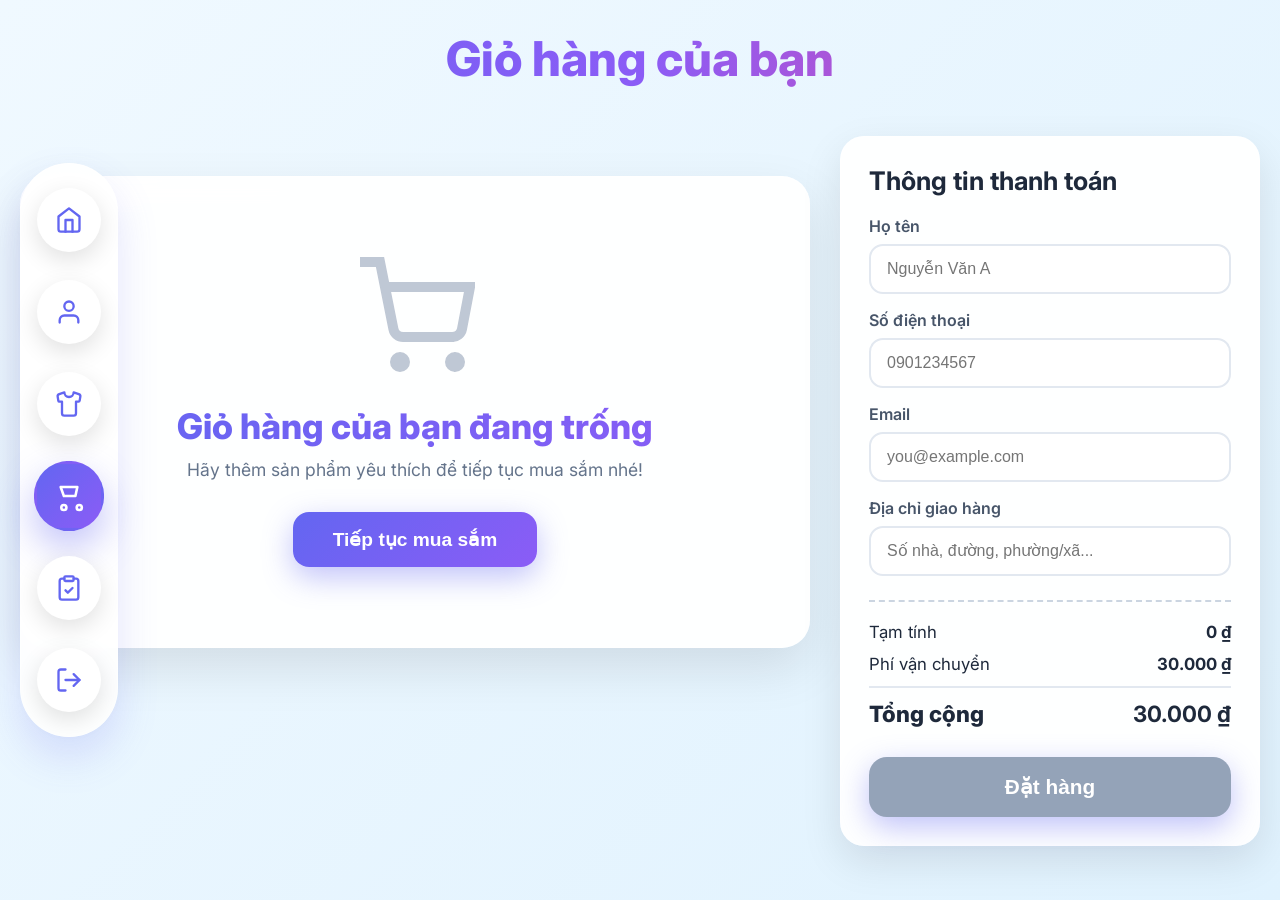
<file: wwwroot/Cart.html>
<!DOCTYPE html>
<html lang="vi">

<head>
  <meta charset="UTF-8" />
  <meta name="viewport" content="width=device-width, initial-scale=1.0" />
  <title>Giỏ hàng của bạn</title>
  <link href="https://fonts.googleapis.com/css2?family=Inter:wght@400;500;600;700;800&display=swap" rel="stylesheet">
  <link rel="stylesheet" href="./css/Cart.css" />
</head>

<body>

  <div class="container">
    <h1 class="title">Giỏ hàng của bạn</h1>

    <div class="cart-wrapper">
      <!-- Danh sách sản phẩm -->
      <div class="cart-items" id="cartItems">
        <!-- JS sẽ render ở đây -->
      </div>

      <!-- Checkout box -->
      <div class="checkout-box">
        <h2>Thông tin thanh toán</h2>
        <div class="info-grid">
          <div class="info-item"><label>Họ tên</label><input type="text" id="fullName" placeholder="Nguyễn Văn A" />
          </div>
          <div class="info-item"><label>Số điện thoại</label><input type="text" id="phone" placeholder="0901234567" />
          </div>
          <div class="info-item"><label>Email</label><input type="email" id="email" placeholder="you@example.com" />
          </div>
          <div class="info-item full"><label>Địa chỉ giao hàng</label><input type="text" id="address"
              placeholder="Số nhà, đường, phường/xã..." /></div>
        </div>

        <div class="summary">
          <div class="summary-row"><span>Tạm tính</span><strong id="subtotal">0 ₫</strong></div>
          <div class="summary-row"><span>Phí vận chuyển</span><strong>30.000 ₫</strong></div>
          <div class="summary-row total"><span>Tổng cộng</span><strong id="total">0 ₫</strong></div>
        </div>

        <button class="btn-pay" id="payBtn" disabled>Đặt hàng</button>
      </div>
    </div>
  </div>

  <script src="./js/Cart.js"></script>

  <!-- Thanh menu dọc bên trái - 6 nút cho Customer -->
  <div class="floating-sidebar">

    <!-- 1. Trang chủ -->
    <a href="index.html" class="sidebar-btn" data-tooltip="Trang chủ">
      <svg viewBox="0 0 24 24" fill="none" stroke="currentColor" stroke-width="2" stroke-linecap="round"
        stroke-linejoin="round">
        <path d="M3 9l9-7 9 7v11a2 2 0 0 1-2 2H5a2 2 0 0 1-2-2z" />
        <polyline points="9 22 9 12 15 12 15 22" />
      </svg>
    </a>

    <!-- 2. Tài khoản -->
    <a href="Information.html" class="sidebar-btn" data-tooltip="Tài khoản">
      <svg viewBox="0 0 24 24" fill="none" stroke="currentColor" stroke-width="2" stroke-linecap="round"
        stroke-linejoin="round">
        <path d="M20 21v-2a4 4 0 0 0-4-4H8a4 4 0 0 0-4 4v2" />
        <circle cx="12" cy="7" r="4" />
      </svg>
    </a>

    <!-- 3. Sản phẩm -->
    <a href="Product.html" class="sidebar-btn" data-tooltip="Sản phẩm">
      <svg xmlns="http://www.w3.org/2000/svg" width="24" height="24" viewBox="0 0 24 24" fill="none"
        stroke="currentColor" stroke-width="2" stroke-linecap="round" stroke-linejoin="round">
        <path
          d="M20.38 3.46 16 2a4 4 0 0 1-8 0L3.62 3.46a2 2 0 0 0-1.34 2.23l.58 3.47a1 1 0 0 0 .99.84H6v10c0 1.1.9 2 2 2h8a2 2 0 0 0 2-2V10h2.15a1 1 0 0 0 .99-.84l.58-3.47a2 2 0 0 0-1.34-2.23z" />
      </svg>
    </a>

    <!-- 4. Giỏ hàng + Badge số lượng -->
    <a href="Cart.html" class="sidebar-btn" data-tooltip="Giỏ hàng">
      <svg viewBox="0 0 24 24" fill="none" stroke="currentColor" stroke-width="2" stroke-linecap="round"
        stroke-linejoin="round">
        <circle cx="8" cy="21" r="2" />
        <circle cx="20" cy="21" r="2" />
        <path d="M5.5 5h13l-1.5 7H8l-2.5-7z" />
      </svg>
      <span class="cart-badge">0</span>
    </a>

    <!-- 5. Đơn hàng của tôi (MỚI) -->
    <a href="Orders.html" class="sidebar-btn" data-tooltip="Đơn hàng">
      <svg viewBox="0 0 24 24" fill="none" stroke="currentColor" stroke-width="2" stroke-linecap="round"
        stroke-linejoin="round">
        <path d="M16 4h2a2 2 0 0 1 2 2v14a2 2 0 0 1-2 2H6a2 2 0 0 1-2-2V6a2 2 0 0 1 2-2h2" />
        <rect x="8" y="2" width="8" height="4" rx="1" ry="1" />
        <path d="M9 14l2 2 4-4" />
      </svg>
    </a>

    <!-- 6. Đăng xuất -->
    <a href="LogReg.html" class="sidebar-btn" data-tooltip="Đăng xuất">
      <svg viewBox="0 0 24 24" fill="none" stroke="currentColor" stroke-width="2" stroke-linecap="round"
        stroke-linejoin="round">
        <path d="M9 21H5a2 2 0 0 1-2-2V5a2 2 0 0 1 2-2h4" />
        <polyline points="16 17 21 12 16 7" />
        <line x1="21" y1="12" x2="9" y2="12" />
      </svg>
    </a>
  </div>

  <!-- JS cho sidebar (cập nhật active + badge + logout) -->
  <script>
    document.addEventListener("DOMContentLoaded", function () {
      // === ACTIVE TRANG HIỆN TẠI ===
      const currentPage = window.location.pathname.split("/").pop() || "index.html";
      document.querySelectorAll('.floating-sidebar a').forEach(link => {
        const href = link.getAttribute("href");
        if (href === currentPage || (currentPage === "" && href === "index.html")) {
          link.classList.add("active");
        }
      });

      // === CẬP NHẬT BADGE GIỎ HÀNG ===
      const badge = document.querySelector('.cart-badge');
      if (badge) {
        const userData = localStorage.getItem('currentUser');
        if (userData) {
          const user = JSON.parse(userData);
          if (user.userID) {
            const cartKey = `cart_${user.userID}`;
            const cart = JSON.parse(localStorage.getItem(cartKey) || '[]');
            const totalQty = cart.reduce((sum, item) => sum + item.quantity, 0);
            badge.textContent = totalQty;
            badge.style.display = totalQty > 0 ? 'flex' : 'none';
          } else {
            badge.style.display = 'none';
          }
        } else {
          badge.style.display = 'none';
        }
      }

      // === ĐĂNG XUẤT ===
      const logoutBtn = document.querySelector('.floating-sidebar a[href="LogReg.html"]');
      if (logoutBtn) {
        logoutBtn.addEventListener("click", function (e) {
          e.preventDefault();
          if (confirm("Bạn có chắc muốn đăng xuất không?")) {
            localStorage.removeItem('token');
            localStorage.removeItem('currentUser');
            localStorage.removeItem('cart');
            // Xóa giỏ hàng theo userID (nếu có)
            const user = JSON.parse(localStorage.getItem('currentUser') || '{}');
            if (user.userID) {
              localStorage.removeItem(`cart_${user.userID}`);
            }
            alert("Đăng xuất thành công! Hẹn gặp lại bạn!");
            window.location.href = "LogReg.html";
          }
        });
      }
    });
  </script>
</body>

</html>
</file>
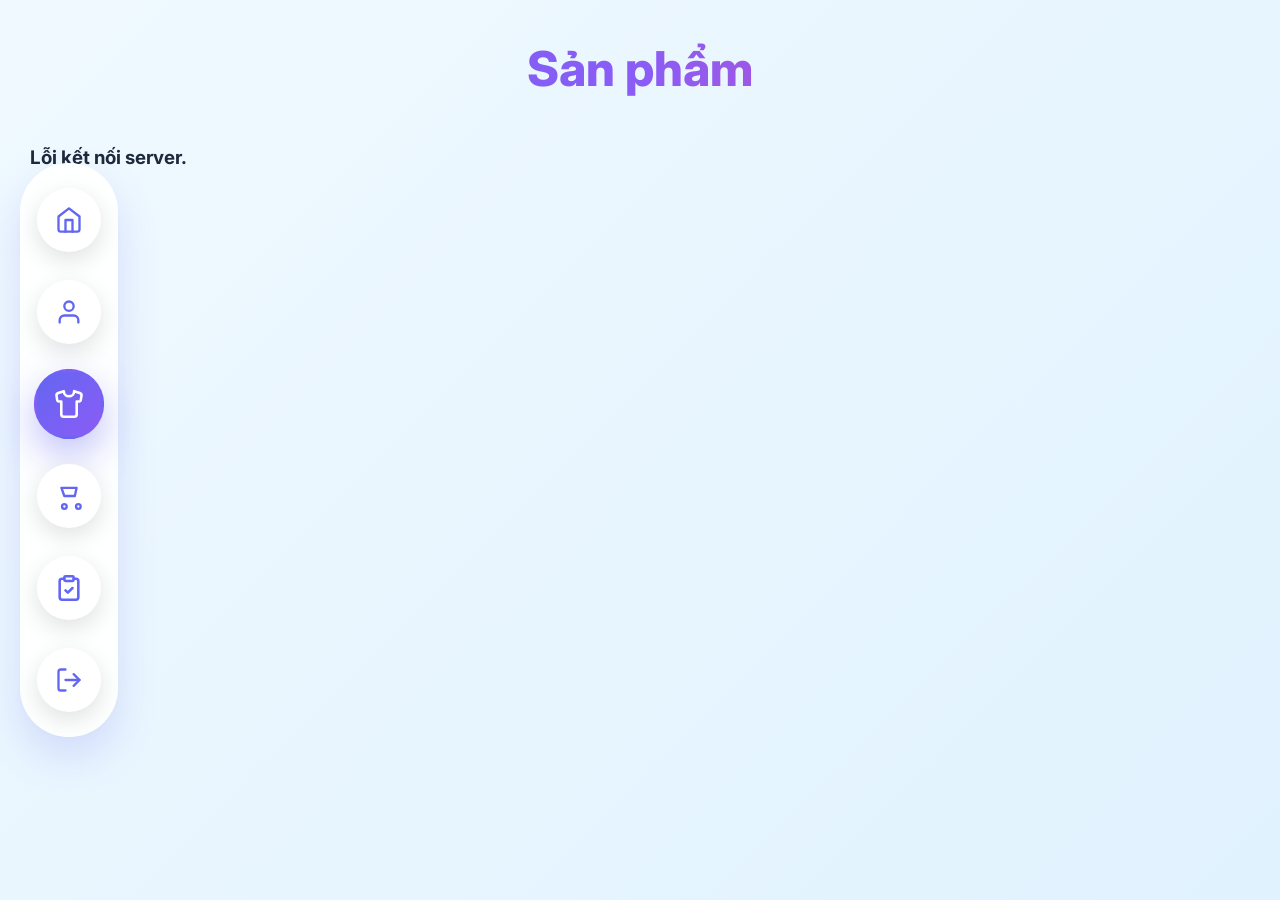
<file: wwwroot/Product.html>
<!DOCTYPE html>
<html lang="vi">

<head>
  <meta charset="UTF-8" />
  <meta name="viewport" content="width=device-width, initial-scale=1.0" />
  <title>Sản phẩm</title>
  <link rel="stylesheet" href="./css/Product.css" />
  <link href="https://fonts.googleapis.com/css2?family=Inter:wght@400;500;600;700&display=swap" rel="stylesheet">
</head>

<body>

  <h1 class="title">Sản phẩm</h1>

  <div id="product-list" class="product-grid"></div>

  <!-- Phân trang -->
  <div id="pagination" class="pagination"></div>

  <script src="./js/Product.js"></script>

  <!-- Thanh menu dọc bên trái - 6 nút cho Customer -->
  <div class="floating-sidebar">
    <!-- 1. Trang chủ -->
    <a href="index.html" class="sidebar-btn" data-tooltip="Trang chủ">
      <svg viewBox="0 0 24 24" fill="none" stroke="currentColor" stroke-width="2" stroke-linecap="round"
        stroke-linejoin="round">
        <path d="M3 9l9-7 9 7v11a2 2 0 0 1-2 2H5a2 2 0 0 1-2-2z" />
        <polyline points="9 22 9 12 15 12 15 22" />
      </svg>
    </a>

    <!-- 2. Tài khoản -->
    <a href="Information.html" class="sidebar-btn" data-tooltip="Tài khoản">
      <svg viewBox="0 0 24 24" fill="none" stroke="currentColor" stroke-width="2" stroke-linecap="round"
        stroke-linejoin="round">
        <path d="M20 21v-2a4 4 0 0 0-4-4H8a4 4 0 0 0-4 4v2" />
        <circle cx="12" cy="7" r="4" />
      </svg>
    </a>

    <!-- 3. Sản phẩm -->
    <a href="Product.html" class="sidebar-btn" data-tooltip="Sản phẩm">
      <svg xmlns="http://www.w3.org/2000/svg" width="24" height="24" viewBox="0 0 24 24" fill="none"
        stroke="currentColor" stroke-width="2" stroke-linecap="round" stroke-linejoin="round">
        <path
          d="M20.38 3.46 16 2a4 4 0 0 1-8 0L3.62 3.46a2 2 0 0 0-1.34 2.23l.58 3.47a1 1 0 0 0 .99.84H6v10c0 1.1.9 2 2 2h8a2 2 0 0 0 2-2V10h2.15a1 1 0 0 0 .99-.84l.58-3.47a2 2 0 0 0-1.34-2.23z" />
      </svg>
    </a>

    <!-- 4. Giỏ hàng + Badge -->
    <a href="Cart.html" class="sidebar-btn" data-tooltip="Giỏ hàng">
      <svg viewBox="0 0 24 24" fill="none" stroke="currentColor" stroke-width="2" stroke-linecap="round"
        stroke-linejoin="round">
        <circle cx="8" cy="21" r="2" />
        <circle cx="20" cy="21" r="2" />
        <path d="M5.5 5h13l-1.5 7H8l-2.5-7z" />
      </svg>
      <span class="cart-badge">0</span>
    </a>

    <!-- 5. Đơn hàng -->
    <a href="Orders.html" class="sidebar-btn" data-tooltip="Đơn hàng">
      <svg viewBox="0 0 24 24" fill="none" stroke="currentColor" stroke-width="2" stroke-linecap="round"
        stroke-linejoin="round">
        <path d="M16 4h2a2 2 0 0 1 2 2v14a2 2 0 0 1-2 2H6a2 2 0 0 1-2-2V6a2 2 0 0 1 2-2h2" />
        <rect x="8" y="2" width="8" height="4" rx="1" ry="1" />
        <path d="M9 14l2 2 4-4" />
      </svg>
    </a>

    <!-- 6. Đăng xuất -->
    <a href="LogReg.html" class="sidebar-btn" data-tooltip="Đăng xuất">
      <svg viewBox="0 0 24 24" fill="none" stroke="currentColor" stroke-width="2" stroke-linecap="round"
        stroke-linejoin="round">
        <path d="M9 21H5a2 2 0 0 1-2-2V5a2 2 0 0 1 2-2h4" />
        <polyline points="16 17 21 12 16 7" />
        <line x1="21" y1="12" x2="9" y2="12" />
      </svg>
    </a>
  </div>

  <!-- JS cho sidebar -->
  <script>
    document.addEventListener("DOMContentLoaded", function () {
      const currentPage = window.location.pathname.split("/").pop() || "index.html";
      document.querySelectorAll('.floating-sidebar a').forEach(link => {
        const href = link.getAttribute("href");
        if (href === currentPage || (currentPage === "" && href === "index.html")) {
          link.classList.add("active");
        }
      });

      // Badge giỏ hàng (giữ nguyên)
      const badge = document.querySelector('.cart-badge');
      if (badge) {
        const token = localStorage.getItem('token');
        if (token) {
          fetch('http://localhost:5000/api/cart', {
            headers: { 'Authorization': `Bearer ${token}` }
          })
            .then(res => res.json())
            .then(result => {
              if (result.success) {
                const total = result.data.reduce((sum, item) => sum + item.quantity, 0);
                badge.textContent = total;
                badge.style.display = total > 0 ? 'flex' : 'none';
              }
            })
            .catch(() => badge.style.display = 'none');
        } else {
          badge.style.display = 'none';
        }
      }

      // Đăng xuất
      const logoutBtn = document.querySelector('.floating-sidebar a[href="LogReg.html"]');
      if (logoutBtn) {
        logoutBtn.addEventListener("click", function (e) {
          e.preventDefault();
          if (confirm("Bạn có chắc muốn đăng xuất không?")) {
            localStorage.removeItem('token');
            localStorage.removeItem('currentUser');
            alert("Đăng xuất thành công!");
            window.location.href = "LogReg.html";
          }
        });
      }
    });
  </script>

  <!-- Popup mô tả -->
  <div id="descModal" class="desc-modal">
    <div class="desc-modal-content">
      <div class="desc-modal-header">
        <h2 id="descModalTitle">Mô tả sản phẩm</h2>
        <span class="close-desc">×</span>
      </div>
      <div class="desc-modal-body">
        <p id="descModalContent">Đang tải...</p>
      </div>
    </div>
  </div>
</body>

</html>
</file>
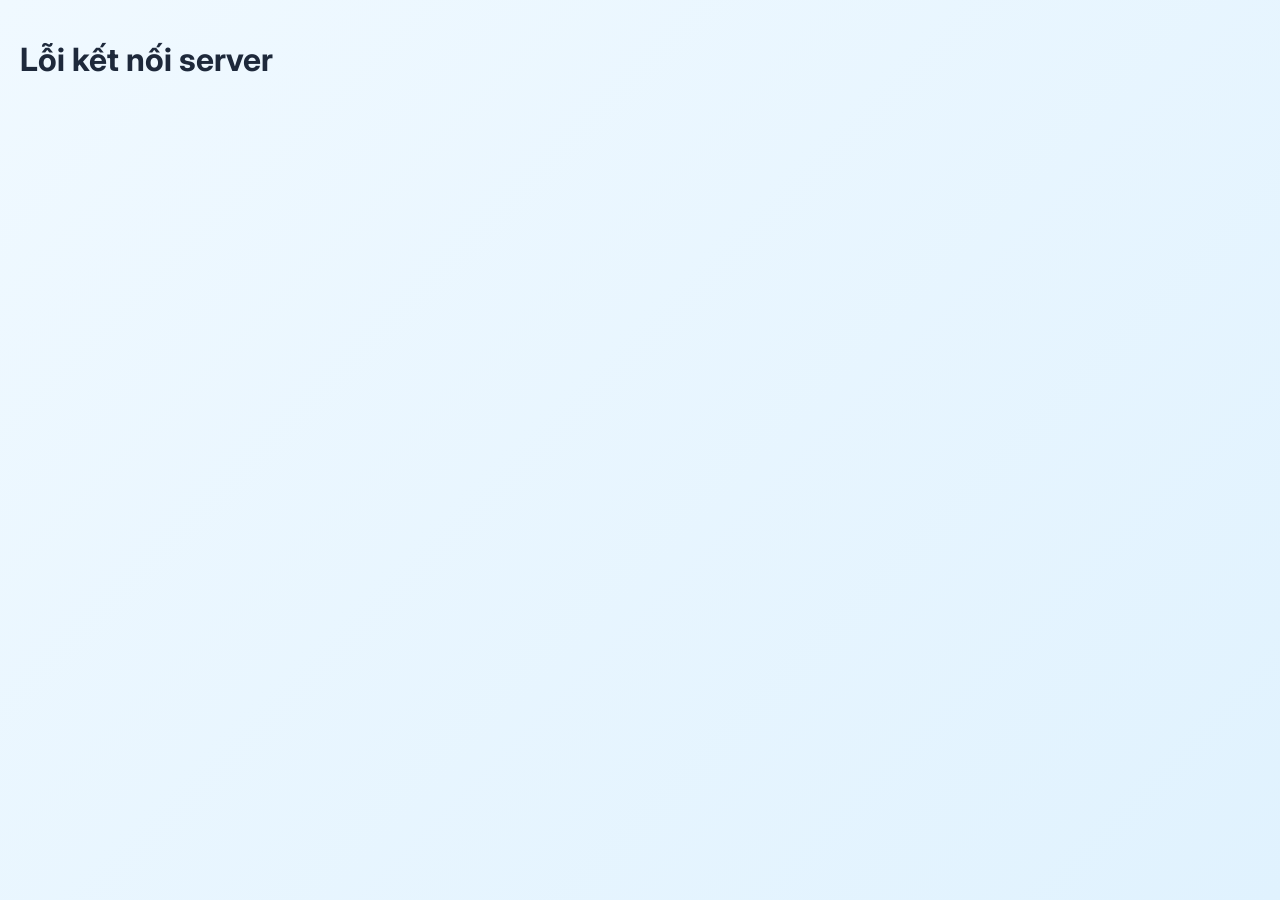
<file: wwwroot/ProductDetail.html>
<!DOCTYPE html>
<html lang="vi">
<head>
  <meta charset="UTF-8" />
  <meta name="viewport" content="width=device-width, initial-scale=1.0" />
  <title>Chi tiết sản phẩm</title>
  <link rel="stylesheet" href="./css/ProductDetail.css" />
  <link href="https://fonts.googleapis.com/css2?family=Inter:wght@400;500;600;700&display=swap" rel="stylesheet">
</head>
<body>

  <!-- Sidebar giống trang Product -->
  <div class="floating-sidebar">
    <!-- Copy toàn bộ sidebar từ Product.html của bạn vào đây -->
    <!-- ... paste sidebar 6 nút ở đây ... -->
  </div>

  <div class="container">
    <div class="product-detail">
      <!-- Bên trái: 2/3 - Ảnh + Mô tả + Đánh giá -->
      <div class="left-section">
        <!-- Grid ảnh sản phẩm -->
        <div class="image-gallery" id="imageGallery"></div>

        <!-- Mô tả sản phẩm -->
        <div class="description-section">
          <h2>Mô tả sản phẩm</h2>
          <p id="productDescription">Đang tải...</p>
        </div>

        <!-- Đánh giá sản phẩm (reviews) -->
        <div class="reviews-section">
          <h2>Đánh giá sản phẩm</h2>
          <div id="reviewsList">Chưa có đánh giá nào.</div>
        </div>
      </div>

      <!-- Bên phải: 1/3 - Thông tin chi tiết -->
      <div class="right-section">
        <h1 id="productName">Đang tải...</h1>

        <!-- Rating sao + số sao -->
        <div class="rating">
          <div id="starRating"></div>
          <span id="ratingText">(0 đánh giá)</span>
        </div>

        <!-- Giá -->
        <div class="price" id="productPrice">-- đ</div>

        <!-- Màu sắc -->
        <div class="colors-section">
          <h3>Chọn màu</h3>
          <div class="color-dots" id="colorDots"></div>
          <div id="selectedColorName">Chưa chọn</div>
        </div>

        <!-- Kích thước -->
        <div class="sizes-section">
          <h3>Chọn kích thước</h3>
          <div class="size-options" id="sizeOptions"></div>
        </div>

        <!-- Số lượng -->
        <div class="quantity-section">
          <h3>Số lượng</h3>
          <div class="quantity-control">
            <button onclick="changeQuantity(-1)">-</button>
            <input type="number" id="quantity" value="1" min="1" />
            <button onclick="changeQuantity(1)">+</button>
          </div>
        </div>

        <!-- Tồn kho -->
        <div class="stock-status" id="stockStatus">Đang kiểm tra tồn kho...</div>

        <!-- Nút thêm giỏ hàng -->
        <button class="add-to-cart" id="addToCartBtn" onclick="addToCartDetail()">
          Thêm vào giỏ hàng
        </button>
      </div>
    </div>
  </div>



  <!-- Thanh menu dọc bên trái - 6 nút cho Customer -->
<div class="floating-sidebar">

  <!-- 1. Trang chủ -->
  <a href="index.html" class="sidebar-btn" data-tooltip="Trang chủ">
    <svg viewBox="0 0 24 24" fill="none" stroke="currentColor" stroke-width="2" stroke-linecap="round" stroke-linejoin="round">
      <path d="M3 9l9-7 9 7v11a2 2 0 0 1-2 2H5a2 2 0 0 1-2-2z" />
      <polyline points="9 22 9 12 15 12 15 22" />
    </svg>
  </a>

  <!-- 2. Tài khoản -->
  <a href="Information.html" class="sidebar-btn" data-tooltip="Tài khoản">
    <svg viewBox="0 0 24 24" fill="none" stroke="currentColor" stroke-width="2" stroke-linecap="round" stroke-linejoin="round">
      <path d="M20 21v-2a4 4 0 0 0-4-4H8a4 4 0 0 0-4 4v2" />
      <circle cx="12" cy="7" r="4" />
    </svg>
  </a>

  <!-- 3. Sản phẩm -->
  <a href="Product.html" class="sidebar-btn" data-tooltip="Sản phẩm">
    <svg xmlns="http://www.w3.org/2000/svg" width="24" height="24" viewBox="0 0 24 24" fill="none"
      stroke="currentColor" stroke-width="2" stroke-linecap="round" stroke-linejoin="round">
      <path d="M20.38 3.46 16 2a4 4 0 0 1-8 0L3.62 3.46a2 2 0 0 0-1.34 2.23l.58 3.47a1 1 0 0 0 .99.84H6v10c0 1.1.9 2 2 2h8a2 2 0 0 0 2-2V10h2.15a1 1 0 0 0 .99-.84l.58-3.47a2 2 0 0 0-1.34-2.23z" />
    </svg>
  </a>

  <!-- 4. Giỏ hàng + Badge số lượng -->
  <a href="Cart.html" class="sidebar-btn" data-tooltip="Giỏ hàng">
    <svg viewBox="0 0 24 24" fill="none" stroke="currentColor" stroke-width="2" stroke-linecap="round" stroke-linejoin="round">
      <circle cx="8" cy="21" r="2" />
      <circle cx="20" cy="21" r="2" />
      <path d="M5.5 5h13l-1.5 7H8l-2.5-7z" />
    </svg>
    <span class="cart-badge">0</span>
  </a>

  <!-- 5. Đơn hàng của tôi (MỚI) -->
  <a href="Orders.html" class="sidebar-btn" data-tooltip="Đơn hàng">
    <svg viewBox="0 0 24 24" fill="none" stroke="currentColor" stroke-width="2" stroke-linecap="round" stroke-linejoin="round">
      <path d="M16 4h2a2 2 0 0 1 2 2v14a2 2 0 0 1-2 2H6a2 2 0 0 1-2-2V6a2 2 0 0 1 2-2h2" />
      <rect x="8" y="2" width="8" height="4" rx="1" ry="1" />
      <path d="M9 14l2 2 4-4" />
    </svg>
  </a>

  <!-- 6. Đăng xuất -->
  <a href="LogReg.html" class="sidebar-btn" data-tooltip="Đăng xuất">
    <svg viewBox="0 0 24 24" fill="none" stroke="currentColor" stroke-width="2" stroke-linecap="round" stroke-linejoin="round">
      <path d="M9 21H5a2 2 0 0 1-2-2V5a2 2 0 0 1 2-2h4" />
      <polyline points="16 17 21 12 16 7" />
      <line x1="21" y1="12" x2="9" y2="12" />
    </svg>
  </a>
</div>

<!-- JS cho sidebar (cập nhật active + badge + logout) -->
<script>
  document.addEventListener("DOMContentLoaded", function () {
    // === ACTIVE TRANG HIỆN TẠI ===
    const currentPage = window.location.pathname.split("/").pop() || "index.html";
    document.querySelectorAll('.floating-sidebar a').forEach(link => {
      const href = link.getAttribute("href");
      if (href === currentPage || (currentPage === "" && href === "index.html")) {
        link.classList.add("active");
      }
    });

    // === CẬP NHẬT BADGE GIỎ HÀNG ===
    const badge = document.querySelector('.cart-badge');
    if (badge) {
      const userData = localStorage.getItem('currentUser');
      if (userData) {
        const user = JSON.parse(userData);
        if (user.userID) {
          const cartKey = `cart_${user.userID}`;
          const cart = JSON.parse(localStorage.getItem(cartKey) || '[]');
          const totalQty = cart.reduce((sum, item) => sum + item.quantity, 0);
          badge.textContent = totalQty;
          badge.style.display = totalQty > 0 ? 'flex' : 'none';
        } else {
          badge.style.display = 'none';
        }
      } else {
        badge.style.display = 'none';
      }
    }

    // === ĐĂNG XUẤT ===
    const logoutBtn = document.querySelector('.floating-sidebar a[href="LogReg.html"]');
    if (logoutBtn) {
      logoutBtn.addEventListener("click", function (e) {
        e.preventDefault();
        if (confirm("Bạn có chắc muốn đăng xuất không?")) {
          localStorage.removeItem('token');
          localStorage.removeItem('currentUser');
          localStorage.removeItem('cart');
          // Xóa giỏ hàng theo userID (nếu có)
          const user = JSON.parse(localStorage.getItem('currentUser') || '{}');
          if (user.userID) {
            localStorage.removeItem(`cart_${user.userID}`);
          }
          alert("Đăng xuất thành công! Hẹn gặp lại bạn!");
          window.location.href = "LogReg.html";
        }
      });
    }
  });
</script>

  <script src="./js/ProductDetail.js"></script>
</body>
</html>
</file>
<file: wwwroot/css/Cart.css>
* { margin: 0; padding: 0; box-sizing: border-box; }

body {
  font-family: 'Inter', sans-serif;
  background: linear-gradient(135deg, #f0f9ff 0%, #e0f2fe 100%);
  min-height: 100vh;
  color: #1e293b;
  padding: 30px 20px;
}

.container { max-width: 1300px; margin: 0 auto; }

.title {
  text-align: center;
  font-size: 3rem;
  font-weight: 800;
  margin: 0 auto 3rem;
  background: linear-gradient(90deg, #6366f1, #8b5cf6, #ec4899);
  -webkit-background-clip: text;
  -webkit-text-fill-color: transparent;
  background-clip: text;
  line-height: 1.2;
}

@media (max-width: 768px) {
  .title { font-size: 2.5rem; }
}

.cart-wrapper {
  display: grid;
  grid-template-columns: 1fr 420px;
  gap: 30px;
}

.cart-items {
  display: flex;
  flex-direction: column;
  gap: 20px;
}

/* ==================== SỬA LAYOUT CHÍNH – ĐẸP HOÀN HẢO ==================== */
.cart-item {
  background: rgba(255, 255, 255, 0.9);
  backdrop-filter: blur(12px);
  border-radius: 20px;
  padding: 20px;
  box-shadow: 0 10px 30px rgba(0,0,0,0.08);
  border: 1px solid rgba(255,255,255,0.3);
  display: grid;
  grid-template-columns: 60px 90px 1fr 180px 60px;   /* 5 cột */
  gap: 16px;
  align-items: center;
  transition: all 0.4s ease;
}

.cart-item:hover {
  transform: translateY(-6px);
  box-shadow: 0 20px 40px rgba(99,102,241,0.2);
}

.cart-item img {
  width: 80px;
  height: 80px;
  object-fit: cover;
  border-radius: 16px;
  box-shadow: 0 4px 12px rgba(0,0,0,0.1);
}

.item-info h3 {
  font-size: 1.15rem;
  font-weight: 600;
  margin-bottom: 6px;
  line-height: 1.3;
}

.item-info .price {
  font-weight: 700;
  color: #6366f1;
  font-size: 1.25rem;
}

.quantity-controls {
  display: flex;
  align-items: center;
  gap: 12px;
  background: #f1f5f9;
  padding: 8px 14px;
  border-radius: 14px;
}

.quantity-controls button {
  width: 36px; height: 36px;
  border: none;
  background: #6366f1;
  color: white;
  font-size: 1.4rem;
  border-radius: 10px;
  cursor: pointer;
  transition: 0.3s;
}

.quantity-controls button:hover {
  background: #4f46e5;
  transform: scale(1.1);
}

.quantity-controls span {
  min-width: 44px;
  text-align: center;
  font-weight: 700;
  font-size: 1.15rem;
}

/* Nút xóa đẹp lung linh */
.remove-item {
  width: 44px;
  height: 44px;
  border: none;
  background: #fee2e2;
  color: #ef4444;
  font-size: 1.6rem;
  font-weight: bold;
  border-radius: 12px;
  cursor: pointer;
  transition: all 0.3s;
  display: flex;
  align-items: center;
  justify-content: center;
}

.remove-item:hover {
  background: #fecaca;
  transform: scale(1.1);
}

/* Checkout box – giữ nguyên đẹp */
.checkout-box {
  background: rgba(255,255,255,0.95);
  backdrop-filter: blur(15px);
  border-radius: 24px;
  padding: 28px;
  box-shadow: 0 15px 40px rgba(0,0,0,0.1);
  border: 1px solid rgba(255,255,255,0.4);
  height: fit-content;
  position: sticky;
  top: 20px;
}

.checkout-box h2 { font-size: 1.6rem; margin-bottom: 20px; }
.info-grid { display: grid; gap: 16px; margin-bottom: 24px; }
.info-item label { display: block; margin-bottom: 8px; font-weight: 600; color: #475569; }
.info-item input {
  width: 100%; padding: 14px 16px; border: 2px solid #e2e8f0;
  border-radius: 14px; font-size: 1rem; transition: 0.3s;
}
.info-item input:focus { outline: none; border-color: #6366f1; box-shadow: 0 0 0 4px rgba(99,102,241,0.15); }
.info-item.full { grid-column: 1 / -1; }

.summary { border-top: 2px dashed #cbd5e1; padding-top: 20px; margin: 20px 0; }
.summary-row { display: flex; justify-content: space-between; margin-bottom: 12px; font-size: 1.05rem; }
.summary-row.total { font-size: 1.4rem; font-weight: 800; color: #1e293b; padding-top: 12px; border-top: 2px solid #e2e8f0; }

.btn-pay {
  width: 100%; padding: 18px; border: none; border-radius: 18px;
  background: linear-gradient(135deg, #6366f1, #8b5cf6); color: white;
  font-size: 1.3rem; font-weight: 700; cursor: pointer; transition: all 0.4s ease;
  box-shadow: 0 10px 30px rgba(99,102,241,0.4); margin-top: 10px;
}
.btn-pay:hover { transform: translateY(-4px); box-shadow: 0 20px 40px rgba(99,102,241,0.5); }
.btn-pay:disabled { background: #94a3b8; cursor: not-allowed; transform: none; }

/* Responsive */
@media (max-width: 992px) {
  .cart-wrapper { grid-template-columns: 1fr; }
  .checkout-box { position: static; }
}

@media (max-width: 600px) {
  .cart-item {
    grid-template-columns: 80px 1fr;
    gap: 16px;
  }
  .quantity-controls,
  .remove-item {
    grid-column: 1 / -1;
    justify-self: center;
  }
  .remove-item { width: 50px; height: 50px; }
}

.cart-item input[type="checkbox"] {
  width: 22px;
  height: 22px;
  cursor: pointer;
  accent-color: #6366f1;
  justify-self: center;
}

/* ==================== GIỎ HÀNG TRỐNG – SIÊU ĐẸP ==================== */
.empty-cart {
  text-align: center;
  padding: 80px 40px;
  background: rgba(255, 255, 255, 0.95);
  backdrop-filter: blur(15px);
  border-radius: 28px;
  box-shadow: 0 20px 50px rgba(0,0,0,0.1);
  border: 1px solid rgba(255,255,255,0.4);
  margin: 40px 0;
}

.empty-icon {
  margin-bottom: 24px;
}

.empty-icon svg {
  width: 120px;
  height: 120px;
  stroke: #94a3b8;
  opacity: 0.6;
}

.empty-cart h2 {
  font-size: 2.2rem;
  font-weight: 800;
  color: #475569;
  margin-bottom: 12px;
  background: linear-gradient(90deg, #6366f1, #8b5cf6);
  -webkit-background-clip: text;
  -webkit-text-fill-color: transparent;
}

.empty-cart p {
  font-size: 1.1rem;
  color: #64748b;
  margin-bottom: 32px;
}

.btn-shop-now {
  padding: 16px 40px;
  background: linear-gradient(135deg, #6366f1, #8b5cf6);
  color: white;
  border: none;
  border-radius: 16px;
  font-size: 1.2rem;
  font-weight: 700;
  cursor: pointer;
  box-shadow: 0 10px 30px rgba(99,102,241,0.4);
  transition: all 0.4s ease;
}

.btn-shop-now:hover {
  transform: translateY(-5px);
  box-shadow: 0 20px 40px rgba(99,102,241,0.5);
}

/* Thanh menu trang bên trái gồm 5 nút */
.floating-sidebar {
  position: fixed;
  left: 20px;
  top: 50%;
  transform: translateY(-50%);
  background: rgba(255, 255, 255, 0.92);
  backdrop-filter: blur(20px);
  -webkit-backdrop-filter: blur(20px);
  padding: 24px 16px;
  border-radius: 50px;
  box-shadow: 0 20px 40px rgba(99,102,241,0.18);
  border: 1px solid rgba(255,255,255,0.4);
  z-index: 9999;
  display: flex;
  flex-direction: column;
  gap: 28px;
  transition: all 0.4s ease;
}

.floating-sidebar::before {
  content: '';
  position: absolute;
  inset: 12px;
  background: linear-gradient(135deg, #6366f1, #8b5cf6, #ec4899);
  border-radius: 40px;
  z-index: -1;
  opacity: 0;
  transition: opacity 0.4s;
}

.floating-sidebar:hover::before {
  opacity: 0.15;
}

.sidebar-btn {
  width: 64px;
  height: 64px;
  border-radius: 50%;
  background: white;
  display: flex;
  align-items: center;
  justify-content: center;
  box-shadow: 0 8px 25px rgba(0,0,0,0.12);
  transition: all 0.4s cubic-bezier(0.175, 0.885, 0.32, 1.275);
  position: relative;
  border: 3px solid transparent;
}

.sidebar-btn svg {
  width: 28px;
  height: 28px;
  fill: none;
  stroke: #6366f1;
  stroke-width: 2;
  stroke-linecap: round;
  stroke-linejoin: round;
  transition: all 0.3s;
}

.sidebar-btn:hover {
  transform: translateY(-8px) scale(1.15);
  box-shadow: 0 20px 40px rgba(99,102,241,0.3);
  border-color: #6366f1;
}

.sidebar-btn:hover svg {
  stroke: #4f46e5;
  transform: scale(1.1);
}

.sidebar-btn.active {
  background: linear-gradient(135deg, #6366f1, #8b5cf6);
  transform: scale(1.1);
  box-shadow: 0 15px 35px rgba(99,102,241,0.4);
}

.sidebar-btn.active svg {
  stroke: white;
}

/* Tooltip */
.sidebar-btn::before {
  content: attr(data-tooltip);
  position: absolute;
  left: 80px;
  top: 50%;
  transform: translateY(-50%);
  background: #1e293b;
  color: white;
  padding: 8px 14px;
  border-radius: 12px;
  font-size: 14px;
  font-weight: 600;
  white-space: nowrap;
  opacity: 0;
  visibility: hidden;
  transition: all 0.3s;
  pointer-events: none;
  z-index: 10;
}

.sidebar-btn::after {
  content: '';
  position: absolute;
  left: 70px;
  top: 50%;
  transform: translateY(-50%);
  border: 8px solid transparent;
  border-right-color: #1e293b;
  opacity: 0;
  transition: all 0.3s;
}

.sidebar-btn:hover::before,
.sidebar-btn:hover::after {
  opacity: 1;
  visibility: visible;
  left: 76px;
}

.cart-badge {
  position: absolute;
  top: 8px;
  right: 8px;
  background: #ef4444;
  color: white;
  font-size: 12px;
  font-weight: 700;
  width: 20px;
  height: 20px;
  border-radius: 50%;
  display: flex;
  align-items: center;
  justify-content: center;
  box-shadow: 0 2px 8px rgba(239,68,68,0.4);
  z-index: 10;
  pointer-events: none;
}

/* Khi đang ở trang hiện tại thì thêm class active */
.sidebar-btn.active .cart-badge {
  background: white;
  color: #6366f1;
}

.variant-tag {
  display: inline-block;
  margin-top: 6px;
  padding: 4px 10px;
  background: #f1f5f9;
  color: #475569;
  font-size: 0.85rem;
  border-radius: 12px;
  border: 1px solid #e2e8f0;
  font-weight: 500;
}
</file>
<file: wwwroot/css/Product.css>
/* Reset + Font đẹp */
* {
  margin: 0;
  padding: 0;
  box-sizing: border-box;
}

body {
  font-family: 'Inter', 'Segoe UI', Arial, sans-serif;
  background: linear-gradient(135deg, #f0f9ff 0%, #e0f2fe 100%);
  min-height: 100vh;
  padding: 40px 20px;
  color: #1e293b;
}

.title {
  text-align: center;
  font-size: 3rem;
  font-weight: 800;
  margin: 0 auto 3rem;
  background: linear-gradient(90deg, #6366f1, #8b5cf6, #ec4899);
  -webkit-background-clip: text;
  -webkit-text-fill-color: transparent;
  background-clip: text;
  line-height: 1.2;
}

/* Grid sản phẩm */
.product-grid {
  display: grid;
  grid-template-columns: repeat(auto-fill, minmax(280px, 1fr));
  gap: 28px;
  max-width: 1300px;
  margin: 0 auto;
  padding: 0 10px;
}

/* Card sản phẩm */
.card {
  background: rgba(255, 255, 255, 0.85);
  backdrop-filter: blur(12px);
  -webkit-backdrop-filter: blur(12px);
  border-radius: 24px;
  overflow: hidden;
  box-shadow: 
    0 8px 32px rgba(0, 0, 0, 0.08),
    0 2px 8px rgba(0, 0, 0, 0.05);
  border: 1px solid rgba(255, 255, 255, 0.3);
  transition: all 0.4s cubic-bezier(0.175, 0.885, 0.32, 1.2);
  display: flex;
  flex-direction: column;
  position: relative;
  cursor: pointer;
}

.card::before {
  content: '';
  position: absolute;
  top: 0; left: 0; right: 0; bottom: 0;
  border-radius: 24px;
  padding: 2px;
  background: linear-gradient(135deg, #a78bfa, #60a5fa);
  mask: linear-gradient(#fff 0 0) padding-box, linear-gradient(#fff 0 0);
  mask-composite: exclude;
  opacity: 0;
  transition: opacity 0.4s ease;
  pointer-events: none;
}

.card:hover::before {
  opacity: 1;
}

.card:hover {
  transform: translateY(-12px) scale(1.03);
  box-shadow: 0 25px 50px rgba(99, 102, 241, 0.25);
}

/* Ảnh sản phẩm */
.card img {
  width: 100%;
  height: 240px;
  object-fit: cover;
  border-bottom: 1px solid rgba(99, 102, 241, 0.1);
  transition: transform 0.5s ease;
}

.card:hover img {
  transform: scale(1.08);
}

/* Thông tin sản phẩm */
.card-info {
  padding: 0 20px 20px;
  flex-grow: 1;
  display: flex;
  flex-direction: column;
  gap: 8px;
}

.card h3 {
  margin: 18px 0 8px;
  font-size: 1.4rem;
  font-weight: 700;
  color: #1e293b;
}

.price {
  font-size: 1.5rem;
  font-weight: 800;
  color: #6366f1;
  background: linear-gradient(90deg, #6366f1, #8b5cf6);
  -webkit-background-clip: text;
  -webkit-text-fill-color: transparent;
}

/* Rating + Size range - cùng hàng */
.rating-line {
  display: flex;
  justify-content: space-between;
  align-items: center;
  margin: 8px 0;
}

.rating {
  display: flex;
  align-items: center;
  font-size: 1.3rem;
  color: #d1d5db;
}

.rating .star {
  width: 24px;
  height: 24px;
  margin-right: 8px;
  fill: currentColor;
  stroke: #000;          /* Viền đen */
  stroke-width: 1.5;
}

.rating .star.filled {
  fill: #fbbf24;         /* Màu vàng */
}

.rating-text {
  font-weight: 600;
  color: #475569;
  font-size: 1.1rem;
}

.size-range {
  font-size: 0.95rem;
  color: #64748b;
  font-weight: 500;
}

/* Color dots - thẳng hàng trái */
.color-dots {
  display: flex;
  gap: 8px;
  margin: 8px 0;
}

.color-dot {
  width: 24px;
  height: 24px;
  border-radius: 50%;
  border: 2px solid #fff;
  box-shadow: 0 2px 6px rgba(0,0,0,0.15);
  transition: transform 0.2s;
}

.color-dot:hover {
  transform: scale(1.2);
}

/* Mô tả + Tồn kho */
.desc {
  font-size: 0.95rem;
  color: #64748b;
  line-height: 1.5;
}

.stock {
  font-size: 0.95rem;
  color: #10b981;
  font-weight: 600;
}

/* Responsive */
@media (max-width: 768px) {
  .title { font-size: 2.5rem; }
  .product-grid { grid-template-columns: repeat(auto-fill, minmax(240px, 1fr)); gap: 20px; }
  .card img { height: 200px; }
  .rating .star { width: 22px; height: 22px; }
}

/* Nút xem chi tiết trong mô tả */
.detail-btn {
  color: #6366f1;
  font-weight: 600;
  text-decoration: underline;
  cursor: pointer;
  font-size: 0.95rem;
  transition: color 0.3s;
}

.detail-btn:hover { color: #4f46e5; }

/* =============== POPUP MÔ TẢ SẢN PHẨM =============== */
.desc-modal {
  display: none;
  position: fixed;
  z-index: 10000;
  left: 0; top: 0;
  width: 100%; height: 100%;
  background: rgba(0, 0, 0, 0.55);
  backdrop-filter: blur(10px);
  align-items: center;
  justify-content: center;
  padding: 20px;
}

.desc-modal.active { display: flex; }

.desc-modal-content {
  background: rgba(255, 255, 255, 0.97);
  backdrop-filter: blur(20px);
  border-radius: 28px;
  width: 90%;
  max-width: 700px;
  max-height: 85vh;
  overflow: hidden;
  box-shadow: 0 30px 80px rgba(99, 102, 241, 0.35);
  border: 1px solid rgba(255, 255, 255, 0.5);
  animation: modalFadeIn 0.4s ease;
  display: flex;
  flex-direction: column;
}

@keyframes modalFadeIn {
  from { opacity: 0; transform: scale(0.85); }
  to { opacity: 1; transform: scale(1); }
}

.desc-modal-header {
  padding: 28px 32px 20px;
  border-bottom: 2px dashed #e0e7ff;
  display: flex;
  justify-content: space-between;
  align-items: center;
}

.desc-modal-header h2 {
  font-size: 1.9rem;
  font-weight: 800;
  background: linear-gradient(90deg, #6366f1, #8b5cf6, #ec4899);
  -webkit-background-clip: text;
  -webkit-text-fill-color: transparent;
}

.close-desc {
  font-size: 2.4rem;
  cursor: pointer;
  color: #94a3b8;
  font-weight: 300;
  transition: all 0.3s;
}

.close-desc:hover {
  color: #ef4444;
  transform: rotate(90deg);
}

.desc-modal-body {
  padding: 32px;
  font-size: 1.1rem;
  line-height: 1.8;
  color: #475569;
  flex: 1;
  overflow-y: auto;
  -ms-overflow-style: none;
  scrollbar-width: none;
}

.desc-modal-body p {
  margin: 0;
  white-space: pre-wrap;
  word-wrap: break-word;
}

/* Thanh menu bên trái (floating-sidebar) - giữ nguyên */
.floating-sidebar {
  position: fixed;
  left: 20px;
  top: 50%;
  transform: translateY(-50%);
  background: rgba(255, 255, 255, 0.92);
  backdrop-filter: blur(20px);
  -webkit-backdrop-filter: blur(20px);
  padding: 24px 16px;
  border-radius: 50px;
  box-shadow: 0 20px 40px rgba(99,102,241,0.18);
  border: 1px solid rgba(255,255,255,0.4);
  z-index: 9999;
  display: flex;
  flex-direction: column;
  gap: 28px;
  transition: all 0.4s ease;
}

.floating-sidebar::before {
  content: '';
  position: absolute;
  inset: 12px;
  background: linear-gradient(135deg, #6366f1, #8b5cf6, #ec4899);
  border-radius: 40px;
  z-index: -1;
  opacity: 0;
  transition: opacity 0.4s;
}

.floating-sidebar:hover::before {
  opacity: 0.15;
}

.sidebar-btn {
  width: 64px;
  height: 64px;
  border-radius: 50%;
  background: white;
  display: flex;
  align-items: center;
  justify-content: center;
  box-shadow: 0 8px 25px rgba(0,0,0,0.12);
  transition: all 0.4s cubic-bezier(0.175, 0.885, 0.32, 1.275);
  position: relative;
  border: 3px solid transparent;
}

.sidebar-btn svg {
  width: 28px;
  height: 28px;
  fill: none;
  stroke: #6366f1;
  stroke-width: 2;
  stroke-linecap: round;
  stroke-linejoin: round;
  transition: all 0.3s;
}

.sidebar-btn:hover {
  transform: translateY(-8px) scale(1.15);
  box-shadow: 0 20px 40px rgba(99,102,241,0.3);
  border-color: #6366f1;
}

.sidebar-btn:hover svg {
  stroke: #4f46e5;
  transform: scale(1.1);
}

.sidebar-btn.active {
  background: linear-gradient(135deg, #6366f1, #8b5cf6);
  transform: scale(1.1);
  box-shadow: 0 15px 35px rgba(99,102,241,0.4);
}

.sidebar-btn.active svg {
  stroke: white;
}

/* Tooltip */
.sidebar-btn::before {
  content: attr(data-tooltip);
  position: absolute;
  left: 80px;
  top: 50%;
  transform: translateY(-50%);
  background: #1e293b;
  color: white;
  padding: 8px 14px;
  border-radius: 12px;
  font-size: 14px;
  font-weight: 600;
  white-space: nowrap;
  opacity: 0;
  visibility: hidden;
  transition: all 0.3s;
  pointer-events: none;
  z-index: 10;
}

.sidebar-btn::after {
  content: '';
  position: absolute;
  left: 70px;
  top: 50%;
  transform: translateY(-50%);
  border: 8px solid transparent;
  border-right-color: #1e293b;
  opacity: 0;
  transition: all 0.3s;
}

.sidebar-btn:hover::before,
.sidebar-btn:hover::after {
  opacity: 1;
  visibility: visible;
  left: 76px;
}

.cart-badge {
  position: absolute;
  top: 8px;
  right: 8px;
  background: #ef4444;
  color: white;
  font-size: 12px;
  font-weight: 700;
  width: 20px;
  height: 20px;
  border-radius: 50%;
  display: flex;
  align-items: center;
  justify-content: center;
  box-shadow: 0 2px 8px rgba(239,68,68,0.4);
  z-index: 10;
  pointer-events: none;
}

.sidebar-btn.active .cart-badge {
  background: white;
  color: #6366f1;
}

/* Responsive sidebar */
@media (max-width: 768px) {
  .floating-sidebar {
    left: 12px;
    padding: 20px 12px;
    gap: 20px;
  }
  .sidebar-btn { width: 56px; height: 56px; }
  .sidebar-btn svg { width: 24px; height: 24px; }
}

.sidebar-btn[data-tooltip="Đơn hàng"] svg {
  stroke-width: 2.2;
}

/* Phân trang */
.pagination {
  display: flex;
  justify-content: center;
  gap: 12px;
  margin-top: 40px;
  flex-wrap: wrap;
}

.pagination button {
  padding: 10px 16px;
  border: 2px solid #cbd5e1;
  border-radius: 10px;
  background: white;
  cursor: pointer;
  font-weight: 600;
  transition: all 0.3s;
}

.pagination button:hover {
  background: #6366f1;
  color: white;
  border-color: #6366f1;
  transform: scale(1.05);
}

.pagination button.active {
  background: linear-gradient(135deg, #6366f1, #8b5cf6);
  color: white;
  border: none;
}

.pagination button:disabled {
  opacity: 0.5;
  cursor: not-allowed;
  transform: none;
}
</file>
<file: wwwroot/css/ProductDetail.css>
* { margin:0; padding:0; box-sizing:border-box; }
body {
  font-family: 'Inter', sans-serif;
  background: linear-gradient(135deg, #f0f9ff, #e0f2fe);
  color: #1e293b;
  min-height: 100vh;
  padding: 40px 20px 80px;
}

.container {
  max-width: 1400px;
  margin: 0 auto;
}

/* Layout 2/3 - 1/3 */
.product-detail {
  display: flex;
  gap: 40px;
  flex-wrap: wrap;
}

.left-section {
  flex: 2;
  min-width: 0;
}

.right-section {
  flex: 1;
  min-width: 320px;
  background: rgba(255,255,255,0.9);
  backdrop-filter: blur(12px);
  border-radius: 20px;
  padding: 32px;
  box-shadow: 0 10px 30px rgba(99,102,241,0.15);
  border: 1px solid rgba(255,255,255,0.4);
  align-self: flex-start;
  position: sticky;
  top: 40px;
}

/* Ảnh gallery (lưới 2 cột tự động) */
.image-gallery {
  display: grid;
  grid-template-columns: repeat(2, 1fr);
  gap: 16px;
  margin-bottom: 40px;
}

.image-gallery img {
  width: 100%;
  height: 400px;
  object-fit: cover;
  border-radius: 16px;
  box-shadow: 0 4px 12px rgba(0,0,0,0.08);
  transition: transform 0.3s;
}

.image-gallery img:hover {
  transform: scale(1.03);
}

/* Mô tả & Reviews */
.description-section, .reviews-section {
  background: white;
  border-radius: 16px;
  padding: 28px;
  margin-bottom: 32px;
  box-shadow: 0 4px 16px rgba(0,0,0,0.06);
}

h2 { font-size: 1.6rem; margin-bottom: 16px; color: #6366f1; }

/* Right section */
#productName { font-size: 2.2rem; margin-bottom: 12px; }
.price { font-size: 2.4rem; font-weight: 800; color: #ec4899; margin: 16px 0; }

/* Rating */
.rating { display: flex; align-items: center; gap: 12px; margin-bottom: 20px; }
#starRating svg { width: 22px; height: 22px; fill: #d1d5db; }
#starRating svg.filled { fill: #fbbf24; }

/* Màu sắc */
.color-dots { display: flex; gap: 12px; margin: 16px 0; }
.color-dot {
  width: 36px; height: 36px;
  border-radius: 50%;
  border: 3px solid white;
  box-shadow: 0 2px 8px rgba(0,0,0,0.15);
  cursor: pointer;
  transition: all 0.3s;
}
.color-dot:hover, .color-dot.selected { transform: scale(1.15); border-color: #6366f1; }
#selectedColorName { font-size: 1rem; color: #475569; }

/* Size */
.size-options { display: flex; flex-wrap: wrap; gap: 12px; margin: 16px 0; }
.size-btn {
  padding: 10px 20px;
  border: 2px solid #cbd5e1;
  border-radius: 8px;
  background: white;
  cursor: pointer;
  transition: all 0.3s;
}
.size-btn:hover, .size-btn.selected { border-color: #6366f1; background: #6366f1; color: white; }

/* Số lượng */
.quantity-control {
  display: flex;
  align-items: center;
  gap: 12px;
  margin: 16px 0;
}
.quantity-control button {
  width: 40px; height: 40px;
  border-radius: 8px;
  background: #e2e8f0;
  border: none;
  font-size: 1.2rem;
  cursor: pointer;
}
#quantity {
  width: 80px;
  text-align: center;
  padding: 10px;
  border: 1px solid #cbd5e1;
  border-radius: 8px;
}

/* Tồn kho & Nút */
.stock-status { font-size: 1.1rem; margin: 16px 0; font-weight: 600; }
.stock-status.in-stock { color: #10b981; }
.stock-status.out-of-stock { color: #ef4444; }

.add-to-cart {
  width: 100%;
  padding: 16px;
  background: linear-gradient(135deg, #6366f1, #8b5cf6);
  color: white;
  border: none;
  border-radius: 12px;
  font-size: 1.1rem;
  font-weight: 600;
  cursor: pointer;
  transition: all 0.3s;
}
.add-to-cart:hover { transform: translateY(-3px); box-shadow: 0 10px 20px rgba(99,102,241,0.3); }
.add-to-cart:disabled { background: #94a3b8; cursor: not-allowed; }

/* Responsive */
@media (max-width: 1024px) {
  .product-detail { flex-direction: column; }
  .right-section { position: static; }
}

/* Bỏ mũi tên lên xuống của input number */
.quantity-control input[type="number"] {
  -moz-appearance: textfield; /* Firefox */
  -webkit-appearance: textfield; /* Chrome, Safari */
  appearance: textfield; /* Hiện đại */
  margin: 0;
  width: 70px; /* Rút ngắn ô input */
  text-align: center;
  font-size: 1.1rem;
  font-weight: 600;
  border: 1px solid #cbd5e1;
  border-radius: 8px;
  padding: 10px 0;
}

/* Ẩn hoàn toàn spin button ở Chrome/Safari/Edge */
.quantity-control input[type="number"]::-webkit-inner-spin-button,
.quantity-control input[type="number"]::-webkit-outer-spin-button {
  -webkit-appearance: none;
  margin: 0;
}

/* Optional: Làm đẹp thêm khi focus */
.quantity-control input[type="number"]:focus {
  outline: none;
  border-color: #6366f1;
  box-shadow: 0 0 0 3px rgba(99,102,241,0.2);
}

/* Thanh menu trang bên trái gồm 6 nút */
.floating-sidebar {
  position: fixed;
  left: 20px;
  top: 50%;
  transform: translateY(-50%);
  background: rgba(255, 255, 255, 0.92);
  backdrop-filter: blur(20px);
  -webkit-backdrop-filter: blur(20px);
  padding: 24px 16px;
  border-radius: 50px;
  box-shadow: 0 20px 40px rgba(99,102,241,0.18);
  border: 1px solid rgba(255,255,255,0.4);
  z-index: 9999;
  display: flex;
  flex-direction: column;
  gap: 28px;
  transition: all 0.4s ease;
}

.floating-sidebar::before {
  content: '';
  position: absolute;
  inset: 12px;
  background: linear-gradient(135deg, #6366f1, #8b5cf6, #ec4899);
  border-radius: 40px;
  z-index: -1;
  opacity: 0;
  transition: opacity 0.4s;
}

.floating-sidebar:hover::before {
  opacity: 0.15;
}

.sidebar-btn {
  width: 64px;
  height: 64px;
  border-radius: 50%;
  background: white;
  display: flex;
  align-items: center;
  justify-content: center;
  box-shadow: 0 8px 25px rgba(0,0,0,0.12);
  transition: all 0.4s cubic-bezier(0.175, 0.885, 0.32, 1.275);
  position: relative;
  border: 3px solid transparent;
}

.sidebar-btn svg {
  width: 28px;
  height: 28px;
  fill: none;
  stroke: #6366f1;
  stroke-width: 2;
  stroke-linecap: round;
  stroke-linejoin: round;
  transition: all 0.3s;
}

.sidebar-btn:hover {
  transform: translateY(-8px) scale(1.15);
  box-shadow: 0 20px 40px rgba(99,102,241,0.3);
  border-color: #6366f1;
}

.sidebar-btn:hover svg {
  stroke: #4f46e5;
  transform: scale(1.1);
}

.sidebar-btn.active {
  background: linear-gradient(135deg, #6366f1, #8b5cf6);
  transform: scale(1.1);
  box-shadow: 0 15px 35px rgba(99,102,241,0.4);
}

.sidebar-btn.active svg {
  stroke: white;
}

/* Tooltip */
.sidebar-btn::before {
  content: attr(data-tooltip);
  position: absolute;
  left: 80px;
  top: 50%;
  transform: translateY(-50%);
  background: #1e293b;
  color: white;
  padding: 8px 14px;
  border-radius: 12px;
  font-size: 14px;
  font-weight: 600;
  white-space: nowrap;
  opacity: 0;
  visibility: hidden;
  transition: all 0.3s;
  pointer-events: none;
  z-index: 10;
}

.sidebar-btn::after {
  content: '';
  position: absolute;
  left: 70px;
  top: 50%;
  transform: translateY(-50%);
  border: 8px solid transparent;
  border-right-color: #1e293b;
  opacity: 0;
  transition: all 0.3s;
}

.sidebar-btn:hover::before,
.sidebar-btn:hover::after {
  opacity: 1;
  visibility: visible;
  left: 76px;
}

.cart-badge {
  position: absolute;
  top: 8px;
  right: 8px;
  background: #ef4444;
  color: white;
  font-size: 12px;
  font-weight: 700;
  width: 20px;
  height: 20px;
  border-radius: 50%;
  display: flex;
  align-items: center;
  justify-content: center;
  box-shadow: 0 2px 8px rgba(239,68,68,0.4);
  z-index: 10;
  pointer-events: none;
}

/* Khi đang ở trang hiện tại thì thêm class active */
.sidebar-btn.active .cart-badge {
  background: white;
  color: #6366f1;
}

/* Responsive */
@media (max-width: 768px) {
  .floating-sidebar {
    left: 12px;
    padding: 20px 12px;
    gap: 20px;
  }
  .sidebar-btn { width: 56px; height: 56px; }
  .sidebar-btn svg { width: 24px; height: 24px; }
}


.sidebar-btn[data-tooltip="Đơn hàng"] svg {
  stroke-width: 2.2;
}

.color-dot {
  cursor: pointer;
  transition: opacity 0.2s;
}

.color-dot.disabled {
  opacity: 0.4;
  cursor: not-allowed;
}

.size-btn {
  cursor: pointer;
  transition: opacity 0.2s;
}

.size-btn.disabled {
  opacity: 0.4;
  cursor: not-allowed;
  background-color: #eee;
  border-color: #ccc;
}

#addToCartBtn.disabled {
  opacity: 0.6;
  cursor: not-allowed;
}
</file>
